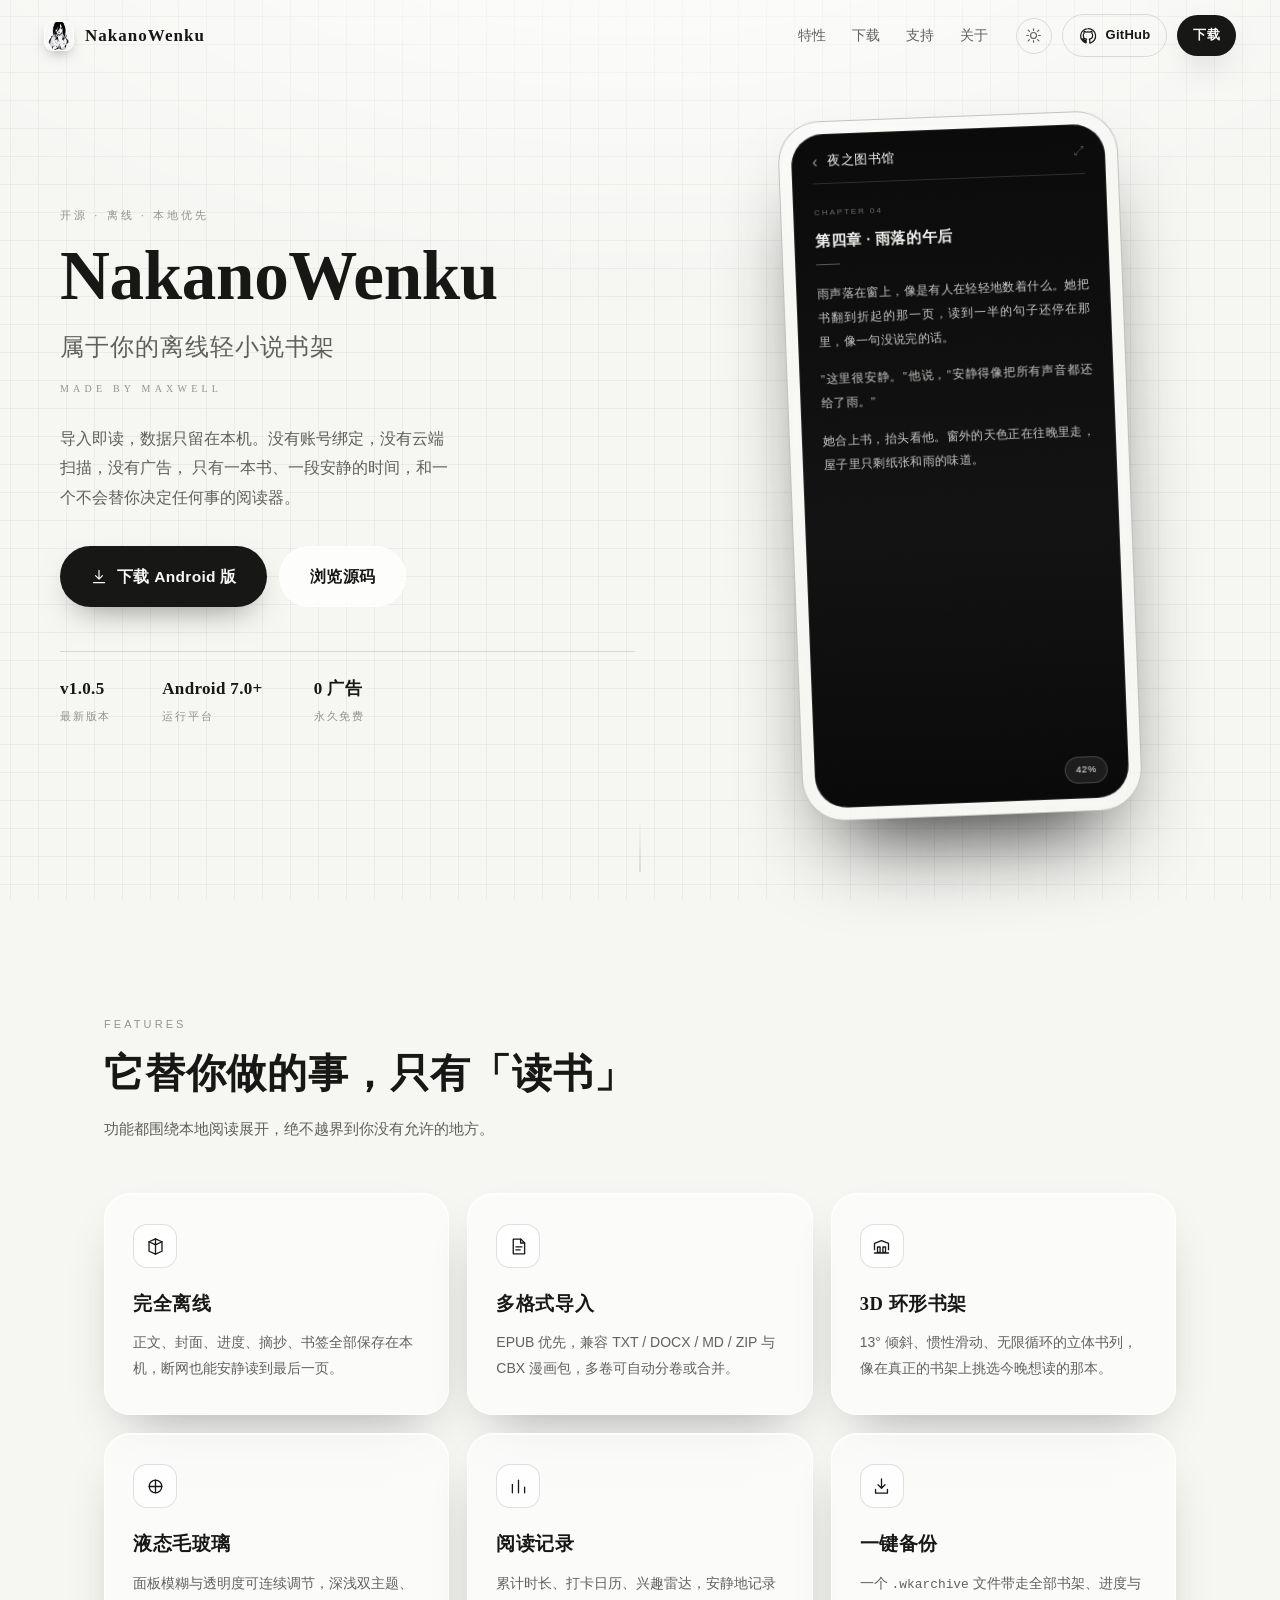
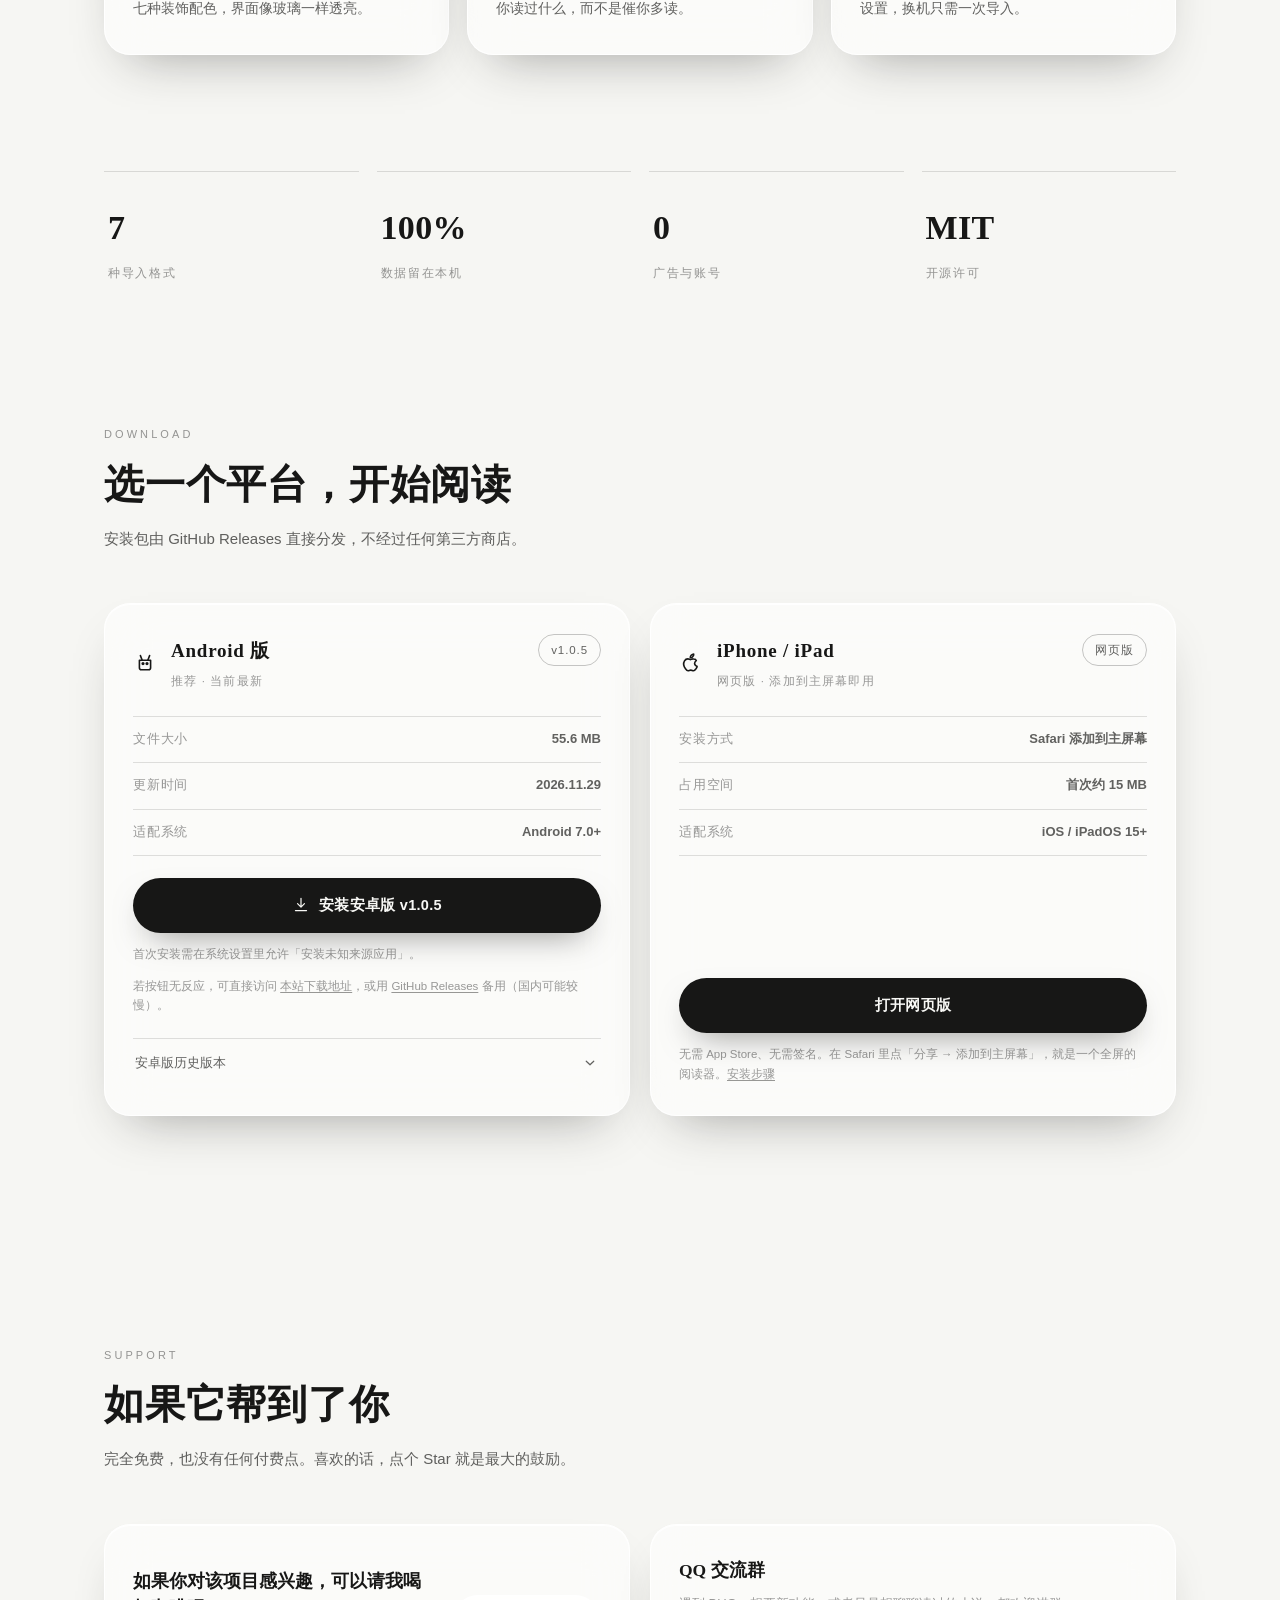
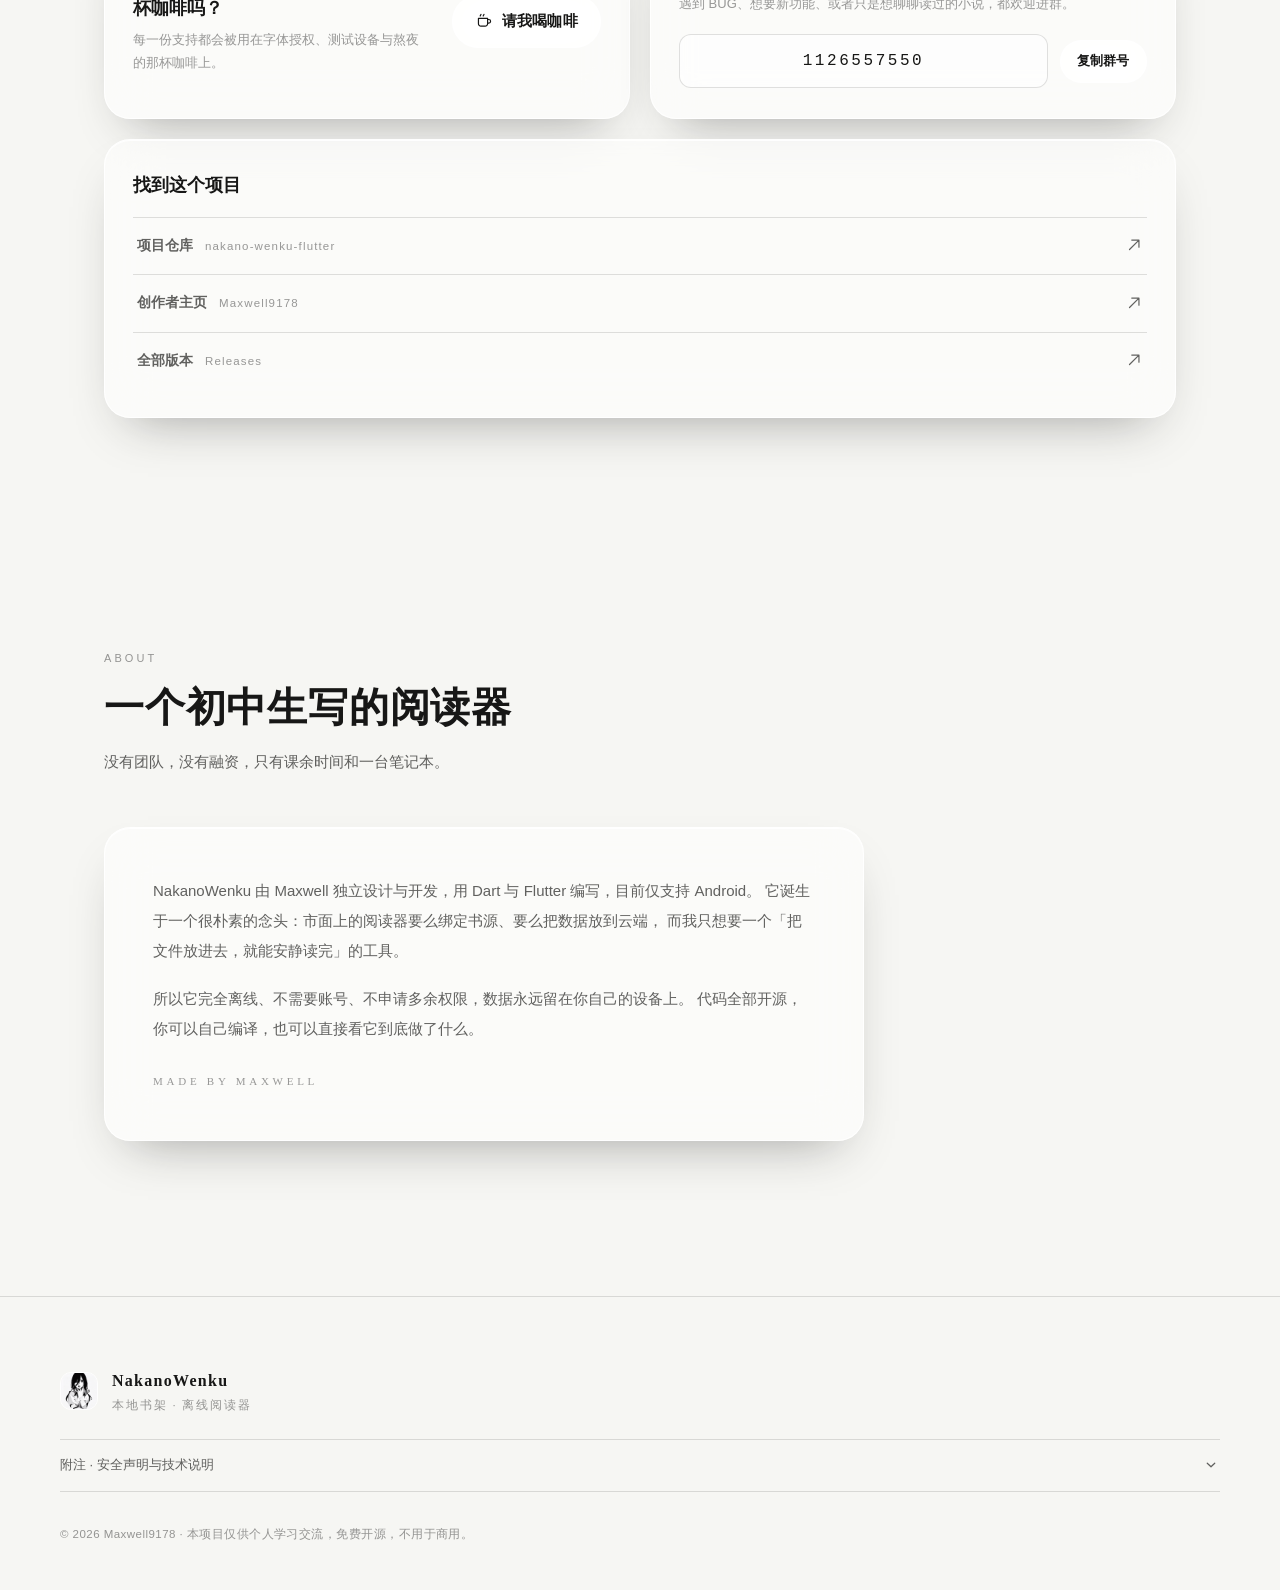
<file: docs/index.html>
<!DOCTYPE html>
<html lang="zh-CN" data-theme="dark">
<head>
<meta charset="utf-8" />
<meta name="viewport" content="width=device-width, initial-scale=1, viewport-fit=cover" />
<title>NakanoWenku · 属于你的离线轻小说书架</title>
<meta name="description" content="NakanoWenku 是一款开源、离线、本地优先的轻小说阅读器。EPUB / TXT / DOCX / ZIP 一键导入，3D 环形书架与液态毛玻璃界面，数据只留在你自己的手机上。" />
<meta name="theme-color" content="#000000" />
<link rel="icon" href="assets/icon-192.png" />
<link rel="apple-touch-icon" href="assets/apple-touch-icon.png" />
<link rel="manifest" href="manifest.webmanifest" />
<meta name="mobile-web-app-capable" content="yes" />
<meta name="apple-mobile-web-app-capable" content="yes" />
<meta name="apple-mobile-web-app-status-bar-style" content="black-translucent" />
<meta name="apple-mobile-web-app-title" content="NakanoWenku" />
<meta name="apple-touch-fullscreen" content="yes" />
<link rel="apple-touch-startup-image" href="assets/splash-1170x2532.png" media="(device-width: 390px) and (device-height: 844px) and (-webkit-device-pixel-ratio: 3)" />
<link rel="apple-touch-startup-image" href="assets/splash-2048x2732.png" media="(device-width: 1024px) and (device-height: 1366px) and (-webkit-device-pixel-ratio: 2)" />
<meta property="og:type" content="website" />
<meta property="og:title" content="NakanoWenku · 属于你的离线轻小说书架" />
<meta property="og:description" content="开源 · 离线 · 本地优先的轻小说阅读器。没有账号，没有云端，没有广告。" />
<meta property="og:image" content="assets/icon-512.png" />
<link rel="stylesheet" href="assets/style.css" />
</head>
<body>

<div class="grid-bg" aria-hidden="true"></div>
<div class="wash" aria-hidden="true"></div>

<!-- 顶部导航 -->
<header class="nav" id="nav">
  <a class="nav-brand" href="#top">
    <img src="assets/icon-192.png" alt="" class="nav-logo" />
    <span class="nav-name">NakanoWenku</span>
  </a>
  <nav class="nav-links">
    <a href="#features">特性</a>
    <a href="#download">下载</a>
    <a href="#support">支持</a>
    <a href="#about">关于</a>
  </nav>
  <div class="nav-actions">
    <button class="theme-toggle" id="themeToggle" type="button" aria-label="切换深浅色">
      <svg viewBox="0 0 24 24" class="icon-moon" aria-hidden="true"><path d="M21 12.8A9 9 0 1 1 11.2 3a7 7 0 0 0 9.8 9.8Z"/></svg>
      <svg viewBox="0 0 24 24" class="icon-sun" aria-hidden="true"><circle cx="12" cy="12" r="4.2"/><path d="M12 2.4v2.6M12 19v2.6M4.4 4.4l1.9 1.9M17.7 17.7l1.9 1.9M2.4 12h2.6M19 12h2.6M4.4 19.6l1.9-1.9M17.7 6.3l1.9-1.9"/></svg>
    </button>
    <a class="btn btn-ghost btn-sm" href="https://gitee.com/maxwell9178/nakano-wenku-flutter" target="_blank" rel="noopener" title="Gitee 镜像，国内访问更快">
      <svg viewBox="0 0 24 24" class="icon" aria-hidden="true"><path d="M12 2.2a9.8 9.8 0 0 0-3.1 19.1c.5.1.7-.2.7-.5v-1.9c-2.7.6-3.3-1.2-3.3-1.2-.4-1.1-1.1-1.4-1.1-1.4-.9-.6.1-.6.1-.6 1 .1 1.5 1 1.5 1 .9 1.5 2.3 1.1 2.8.8.1-.6.3-1.1.6-1.3-2.2-.2-4.5-1.1-4.5-4.9 0-1.1.4-2 1-2.7-.1-.3-.4-1.3.1-2.7 0 0 .8-.3 2.7 1a9.3 9.3 0 0 1 4.9 0c1.9-1.3 2.7-1 2.7-1 .5 1.4.2 2.4.1 2.7.6.7 1 1.6 1 2.7 0 3.8-2.3 4.6-4.5 4.9.3.3.7 1 .7 1.9v2.8c0 .3.2.6.7.5A9.8 9.8 0 0 0 12 2.2Z"/></svg>
      <span>GitHub</span>
    </a>
    <a class="btn btn-primary btn-sm" href="#download">下载</a>
  </div>
</header>

<main id="top">

  <!-- Hero -->
  <section class="hero">
    <div class="hero-inner">
      <div class="hero-copy">
        <p class="eyebrow reveal">开源 · 离线 · 本地优先</p>
        <h1 class="hero-title reveal">NakanoWenku</h1>
        <p class="hero-sub reveal">属于你的离线轻小说书架</p>
        <p class="hero-sign reveal">MADE BY MAXWELL</p>
        <p class="hero-desc reveal">
          导入即读，数据只留在本机。没有账号绑定，没有云端扫描，没有广告，
          只有一本书、一段安静的时间，和一个不会替你决定任何事的阅读器。
        </p>
        <div class="hero-actions reveal">
          <a class="btn btn-primary btn-lg" href="#download">
            <svg viewBox="0 0 24 24" class="icon" aria-hidden="true"><path d="M12 3v11.4M7.4 10.2 12 14.8l4.6-4.6M4.6 19.4h14.8"/></svg>
            下载 Android 版
          </a>
          <a class="btn btn-glass btn-lg" href="https://github.com/Maxwell9178/nakano-wenku-flutter" target="_blank" rel="noopener">
            浏览源码
          </a>
        </div>
        <ul class="hero-meta reveal">
          <li><b>v1.0.5</b><span>最新版本</span></li>
          <li><b>Android 7.0+</b><span>运行平台</span></li>
          <li><b>0 广告</b><span>永久免费</span></li>
        </ul>
      </div>

      <div class="hero-visual reveal">
        <div class="phone">
          <div class="phone-screen">
            <div class="mock-top">
              <span class="mock-back">‹</span>
              <span class="mock-title">夜之图书馆</span>
              <span class="mock-icon">⤢</span>
            </div>
            <div class="mock-body">
              <p class="mock-chapter">CHAPTER 04</p>
              <h3 class="mock-heading">第四章 · 雨落的午后</h3>
              <div class="mock-rule"></div>
              <p class="mock-text">雨声落在窗上，像是有人在轻轻地数着什么。她把书翻到折起的那一页，读到一半的句子还停在那里，像一句没说完的话。</p>
              <p class="mock-text">"这里很安静。"他说，"安静得像把所有声音都还给了雨。"</p>
              <p class="mock-text">她合上书，抬头看他。窗外的天色正在往晚里走，屋子里只剩纸张和雨的味道。</p>
            </div>
            <div class="mock-foot">
              <span class="mock-pill">42%</span>
            </div>
          </div>
          <div class="phone-glow" aria-hidden="true"></div>
        </div>
      </div>
    </div>

    <div class="scroll-hint" aria-hidden="true"><span></span></div>
  </section>

  <!-- 特性 -->
  <section class="section" id="features">
    <div class="section-head">
      <p class="eyebrow">FEATURES</p>
      <h2 class="section-title">它替你做的事，只有「读书」</h2>
      <p class="section-desc">功能都围绕本地阅读展开，绝不越界到你没有允许的地方。</p>
    </div>

    <div class="feature-grid">
      <article class="glass card reveal">
        <div class="card-icon"><svg viewBox="0 0 24 24"><path d="M12 3.2 4.6 6.6v10.8L12 20.8l7.4-3.4V6.6L12 3.2Z"/><path d="M12 3.2v17.6M4.6 6.6 12 10.2l7.4-3.6"/></svg></div>
        <h3>完全离线</h3>
        <p>正文、封面、进度、摘抄、书签全部保存在本机，断网也能安静读到最后一页。</p>
      </article>

      <article class="glass card reveal">
        <div class="card-icon"><svg viewBox="0 0 24 24"><path d="M6 3.6h8.8L19 8v12.4H6z"/><path d="M14.4 3.6V8H19M9 12.4h7M9 15.8h5"/></svg></div>
        <h3>多格式导入</h3>
        <p>EPUB 优先，兼容 TXT / DOCX / MD / ZIP 与 CBX 漫画包，多卷可自动分卷或合并。</p>
      </article>

      <article class="glass card reveal">
        <div class="card-icon"><svg viewBox="0 0 24 24"><path d="M4 15.6V8.4l8-3.2 8 3.2v7.2"/><path d="M7.4 12.6h3v6.2h-3zM13.6 12.6h3v6.2h-3zM4 19.4h16"/></svg></div>
        <h3>3D 环形书架</h3>
        <p>13° 倾斜、惯性滑动、无限循环的立体书列，像在真正的书架上挑选今晚想读的那本。</p>
      </article>

      <article class="glass card reveal">
        <div class="card-icon"><svg viewBox="0 0 24 24"><circle cx="12" cy="12" r="7.2"/><path d="M12 4.8v14.4M4.8 12h14.4"/></svg></div>
        <h3>液态毛玻璃</h3>
        <p>面板模糊与透明度可连续调节，深浅双主题、七种装饰配色，界面像玻璃一样透亮。</p>
      </article>

      <article class="glass card reveal">
        <div class="card-icon"><svg viewBox="0 0 24 24"><path d="M5 19.2V9.6M12 19.2V4.8M19 19.2v-6.4"/></svg></div>
        <h3>阅读记录</h3>
        <p>累计时长、打卡日历、兴趣雷达，安静地记录你读过什么，而不是催你多读。</p>
      </article>

      <article class="glass card reveal">
        <div class="card-icon"><svg viewBox="0 0 24 24"><path d="M12 3.4v10.2M8 10l4 4 4-4"/><path d="M5.2 15.4v4.2h13.6v-4.2"/></svg></div>
        <h3>一键备份</h3>
        <p>一个 <code>.wkarchive</code> 文件带走全部书架、进度与设置，换机只需一次导入。</p>
      </article>
    </div>
  </section>

  <!-- 数字 -->
  <section class="section stats">
    <div class="stat reveal"><b>7</b><span>种导入格式</span></div>
    <div class="stat reveal"><b>100%</b><span>数据留在本机</span></div>
    <div class="stat reveal"><b>0</b><span>广告与账号</span></div>
    <div class="stat reveal"><b>MIT</b><span>开源许可</span></div>
  </section>

  <!-- 下载 -->
  <section class="section" id="download">
    <div class="section-head">
      <p class="eyebrow">DOWNLOAD</p>
      <h2 class="section-title">选一个平台，开始阅读</h2>
      <p class="section-desc">安装包由 GitHub Releases 直接分发，不经过任何第三方商店。</p>
    </div>

    <div class="download-grid">
      <!-- Android -->
      <article class="glass panel download-card">
        <div class="dc-head">
          <div class="dc-platform">
            <svg viewBox="0 0 24 24" class="icon icon-lg" aria-hidden="true"><path d="M6.4 9.2h11.2v7.6a2 2 0 0 1-2 2H8.4a2 2 0 0 1-2-2z"/><path d="M9.2 9.2 7.4 4.6M14.8 9.2l1.8-4.6"/><circle cx="10" cy="12.6" r=".8"/><circle cx="14" cy="12.6" r=".8"/></svg>
            <div>
              <h3>Android 版</h3>
              <p class="dc-tag">推荐 · 当前最新</p>
            </div>
          </div>
          <span class="dc-ver" id="androidVersion">v1.0.5</span>
        </div>

        <ul class="dc-meta">
          <li><span>文件大小</span><b>55.6 MB</b></li>
          <li><span>更新时间</span><b>2026.11.29</b></li>
          <li><span>适配系统</span><b>Android 7.0+</b></li>
        </ul>

        <a class="btn btn-primary btn-block" id="androidDownload" href="assets/download/app-release.apk" download="NakanoWenku-1.0.5.apk">
          <svg viewBox="0 0 24 24" class="icon" aria-hidden="true"><path d="M12 3v11.4M7.4 10.2 12 14.8l4.6-4.6M4.6 19.4h14.8"/></svg>
          <span id="androidDownloadLabel">安装安卓版 v1.0.5</span>
        </a>
        <p class="dc-hint">首次安装需在系统设置里允许「安装未知来源应用」。</p>
        <p class="dc-hint">若按钮无反应，可直接访问 <a class="dc-alt" href="assets/download/app-release.apk" download="NakanoWenku-1.0.5.apk">本站下载地址</a>，或用 <a class="dc-alt" href="https://github.com/Maxwell9178/nakano-wenku-flutter/releases" target="_blank" rel="noopener">GitHub Releases</a> 备用（国内可能较慢）。</p>

        <button class="history-toggle" id="historyToggle" type="button" aria-expanded="false">
          <span>安卓版历史版本</span>
          <svg viewBox="0 0 24 24" class="icon caret" aria-hidden="true"><path d="M7 9.6 12 14.4l5-4.8"/></svg>
        </button>
        <ul class="history" id="history" hidden>
          <li><span class="hv">1.0.4</span><span class="hs">55.5 MB · 2026.11.28</span><a href="https://github.com/Maxwell9178/nakano-wenku-flutter/releases/download/1.0.4/app-release.apk">下载</a></li>
            <li><span class="hv">1.0.3</span><span class="hs">55.4 MB · 2026.11.22</span><a href="https://github.com/Maxwell9178/nakano-wenku-flutter/releases/download/1.0.3/app-release.apk">下载</a></li>
              <li><span class="hv">1.0.2</span><span class="hs">55.0 MB · 2026.11.22</span><a href="https://github.com/Maxwell9178/nakano-wenku-flutter/releases/download/1.0.2/app-release.apk">下载</a></li>
          <li><span class="hv">1.0.1</span><span class="hs">55.1 MB · 2026.11.21</span><a href="https://github.com/Maxwell9178/nakano-wenku-flutter/releases/download/1.0.1/app-release.apk">下载</a></li>
          <li><span class="hv">1.0.0</span><span class="hs">52.7 MB · 2026.11.21</span><a href="https://github.com/Maxwell9178/nakano-wenku-flutter/releases/download/1.0.0/app-release.apk">下载</a></li>
          <li class="history-all"><a href="https://github.com/Maxwell9178/nakano-wenku-flutter/releases" target="_blank" rel="noopener">在 GitHub 查看全部版本 →</a></li>
        </ul>
      </article>

      <!-- iOS -->
      <article class="glass panel download-card">
        <div class="dc-head">
          <div class="dc-platform">
            <svg viewBox="0 0 24 24" class="icon icon-lg" aria-hidden="true"><path d="M15.6 12.6c0-2 1.6-3 1.7-3.1-.9-1.4-2.4-1.6-2.9-1.6-1.2-.1-2.4.7-3 .7-.6 0-1.6-.7-2.6-.7-1.3 0-2.6.8-3.3 2-1.4 2.4-.4 6 1 7.9.7 1 1.5 2.1 2.6 2 1-.1 1.4-.7 2.7-.7s1.6.7 2.7.7c1.1 0 1.8-1 2.5-2 .8-1.2 1.1-2.3 1.1-2.4-.1 0-2.4-.9-2.5-2.8Z"/><path d="M13.8 5.6c.6-.7 1-1.7.9-2.6-.9 0-1.9.6-2.5 1.3-.5.6-1 1.6-.9 2.5 1 .1 2-.5 2.5-1.2Z"/></svg>
            <div>
              <h3>iPhone / iPad</h3>
              <p class="dc-tag">网页版 · 添加到主屏幕即用</p>
            </div>
          </div>
          <span class="dc-ver">网页版</span>
        </div>

        <ul class="dc-meta">
          <li><span>安装方式</span><b>Safari 添加到主屏幕</b></li>
          <li><span>占用空间</span><b>首次约 15 MB</b></li>
          <li><span>适配系统</span><b>iOS / iPadOS 15+</b></li>
        </ul>

        <a class="btn btn-primary btn-block" id="iosBtn" href="app/" target="_blank" rel="noopener">打开网页版</a>
        <p class="dc-hint">无需 App Store、无需签名。在 Safari 里点「分享 → 添加到主屏幕」，就是一个全屏的阅读器。<a href="#" id="iosHowBtn" class="dc-alt">安装步骤</a></p>
      </article>
    </div>
  </section>

  <!-- 支持 -->
  <section class="section" id="support">
    <div class="section-head">
      <p class="eyebrow">SUPPORT</p>
      <h2 class="section-title">如果它帮到了你</h2>
      <p class="section-desc">完全免费，也没有任何付费点。喜欢的话，点个 Star 就是最大的鼓励。</p>
    </div>

    <div class="support-grid">
      <article class="glass panel donate">
        <div class="donate-text">
          <h3>如果你对该项目感兴趣，可以请我喝杯咖啡吗？</h3>
          <p>每一份支持都会被用在字体授权、测试设备与熬夜的那杯咖啡上。</p>
        </div>
        <button class="btn btn-glass donate-btn" id="donateBtn" type="button">
          <svg viewBox="0 0 24 24" class="icon" aria-hidden="true"><path d="M4.6 8.4h12.2v7.2a3.2 3.2 0 0 1-3.2 3.2H7.8a3.2 3.2 0 0 1-3.2-3.2z"/><path d="M16.8 10h1.6a2.4 2.4 0 0 1 0 4.8h-1.6M7 5.2c0-.9 1-1.2 1-2.1M11 5.2c0-.9 1-1.2 1-2.1"/></svg>
          请我喝咖啡
        </button>
      </article>

      <article class="glass panel qq">
        <div class="qq-text">
          <h3>QQ 交流群</h3>
          <p>遇到 BUG、想要新功能、或者只是想聊聊读过的小说，都欢迎进群。</p>
        </div>
        <div class="qq-row">
          <code id="qqNumber">1126557550</code>
          <button class="btn btn-glass btn-sm" id="copyQQ" type="button">复制群号</button>
        </div>
      </article>

      <article class="glass panel links-panel">
        <h3>找到这个项目</h3>
        <a class="link-row" href="https://gitee.com/maxwell9178/nakano-wenku-flutter" target="_blank" rel="noopener">
          <span><b>项目仓库</b><em>nakano-wenku-flutter</em></span>
          <svg viewBox="0 0 24 24" class="icon" aria-hidden="true"><path d="M9 5.4h9.6V15M18.6 5.4 6 18"/></svg>
        </a>
        <a class="link-row" href="https://gitee.com/maxwell9178" target="_blank" rel="noopener">
          <span><b>创作者主页</b><em>Maxwell9178</em></span>
          <svg viewBox="0 0 24 24" class="icon" aria-hidden="true"><path d="M9 5.4h9.6V15M18.6 5.4 6 18"/></svg>
        </a>
        <a class="link-row" href="https://github.com/Maxwell9178/nakano-wenku-flutter/releases" target="_blank" rel="noopener" title="国内访问可能较慢">
          <span><b>全部版本</b><em>Releases</em></span>
          <svg viewBox="0 0 24 24" class="icon" aria-hidden="true"><path d="M9 5.4h9.6V15M18.6 5.4 6 18"/></svg>
        </a>
      </article>
    </div>
  </section>

  <!-- 关于 -->
  <section class="section" id="about">
    <div class="section-head">
      <p class="eyebrow">ABOUT</p>
      <h2 class="section-title">一个初中生写的阅读器</h2>
      <p class="section-desc">没有团队，没有融资，只有课余时间和一台笔记本。</p>
    </div>

    <div class="glass panel about-panel reveal">
      <p>
        NakanoWenku 由 Maxwell 独立设计与开发，用 Dart 与 Flutter 编写，目前仅支持 Android。
        它诞生于一个很朴素的念头：市面上的阅读器要么绑定书源、要么把数据放到云端，
        而我只想要一个「把文件放进去，就能安静读完」的工具。
      </p>
      <p>
        所以它完全离线、不需要账号、不申请多余权限，数据永远留在你自己的设备上。
        代码全部开源，你可以自己编译，也可以直接看它到底做了什么。
      </p>
      <p class="about-sign">MADE BY MAXWELL</p>
    </div>
  </section>

</main>

<!-- 页脚 -->
<footer class="footer">
  <div class="footer-inner">
    <div class="footer-brand">
      <img src="assets/icon-192.png" alt="" />
      <div>
        <b>NakanoWenku</b>
        <span>本地书架 · 离线阅读器</span>
      </div>
    </div>

    <button class="notes-toggle" id="notesToggle" type="button" aria-expanded="false">
      <span>附注 · 安全声明与技术说明</span>
      <svg viewBox="0 0 24 24" class="icon caret" aria-hidden="true"><path d="M7 9.6 12 14.4l5-4.8"/></svg>
    </button>

    <div class="notes" id="notes" hidden>
      <details class="note-item" data-src="assets/texts/safety.txt">
        <summary>安全声明与用户风险告知书</summary>
        <div class="note-body"><p class="loading">正在读取……</p></div>
      </details>
      <details class="note-item" data-src="assets/texts/tech.txt">
        <summary>技术说明</summary>
        <div class="note-body"><p class="loading">正在读取……</p></div>
      </details>
      <details class="note-item" data-src="assets/texts/author.txt">
        <summary>作者的话</summary>
        <div class="note-body"><p class="loading">正在读取……</p></div>
      </details>
      <details class="note-item" data-src="assets/texts/quotes.txt">
        <summary>名言名句收录</summary>
        <div class="note-body"><p class="loading">正在读取……</p></div>
      </details>
    </div>

    <p class="footer-copy">© 2026 Maxwell9178 · 本项目仅供个人学习交流，免费开源，不用于商用。</p>
  </div>
</footer>

<!-- 模态：iOS -->
<div class="modal" id="iosModal" hidden>
  <div class="modal-mask" data-close></div>
  <div class="modal-card glass" role="dialog" aria-modal="true" aria-labelledby="iosTitle">
    <p class="eyebrow">WEB APP</p>
    <h3 id="iosTitle">在 iPhone / iPad 上使用</h3>
    <p class="modal-desc">网页版是同一个阅读器，书只存在你的浏览器里。用 Safari 打开后添加到主屏幕，就和 App 一样全屏使用。</p>
    <ol class="ios-steps">
            <li>先在 iPhone / iPad 上用 <b>Safari</b> 打开 <b>maxwell9178.github.io/app</b></li>
            <li>点底部中间的「分享」按钮</li>
            <li>向下滑动，选择「添加到主屏幕」</li>
            <li>点右上角「添加」，回桌面点开图标即可全屏阅读</li>
          </ol>
    <p class="modal-note">微信 / QQ 内置浏览器不支持，请点右上角「在浏览器打开」，再用 Safari 操作。</p>
    <button class="btn btn-primary btn-block" data-close type="button">知道了</button>
  </div>
</div>

<!-- 模态：打赏码 -->
<div class="modal" id="donateModal" hidden>
  <div class="modal-mask" data-close></div>
  <div class="modal-card glass donate-card" role="dialog" aria-modal="true" aria-labelledby="donateTitle">
    <p class="eyebrow">THANK YOU</p>
    <h3 id="donateTitle">请喝一杯咖啡</h3>
    <p class="modal-desc">扫码即可，金额随意。你的名字会被记在这个项目的感谢名单里。</p>
    <img class="donate-qr" src="assets/donate.jpg" alt="微信收款码" />
    <div class="modal-actions">
      <a class="btn btn-glass" href="assets/donate.jpg" download="nakano-wenku-donate.jpg">保存收款码</a>
      <button class="btn btn-primary" data-close type="button">关闭</button>
    </div>
  </div>
</div>

<div class="toast" id="toast" role="status" aria-live="polite"></div>

<script src="assets/main.js"></script>
</body>
</html>
</file>
<file: docs/assets/style.css>
/* ============================================================
   NakanoWenku · 官方网站
   黑白 + 毛玻璃。与 App 共用同一套视觉语言：
   网格底纹 / 细线分隔 / 衬线大标题 / 液态玻璃面板 / 缓慢回弹
   ============================================================ */

:root {
  --ease: cubic-bezier(0.22, 0.61, 0.36, 1);
  --ease-out: cubic-bezier(0.16, 1, 0.3, 1);
  --radius-lg: 26px;
  --radius-md: 18px;
  --radius-sm: 12px;
  --maxw: 1160px;
  --nav-h: 72px;
  --serif: "Noto Serif SC", "Source Han Serif SC", "Songti SC", STSong, "Times New Roman", serif;
  --sans: -apple-system, BlinkMacSystemFont, "Segoe UI", "PingFang SC",
    "Hiragino Sans GB", "Microsoft YaHei", "Helvetica Neue", Arial, sans-serif;
}

html[data-theme="dark"] {
  color-scheme: dark;
  --bg: #000000;
  --bg-soft: #0a0a0a;
  --fg: #f2f2ee;
  --fg-2: rgba(242, 242, 238, 0.66);
  --fg-3: rgba(242, 242, 238, 0.40);
  --line: rgba(255, 255, 255, 0.14);
  --line-strong: rgba(255, 255, 255, 0.26);
  --grid: rgba(255, 255, 255, 0.045);
  --glass-fill: rgba(255, 255, 255, 0.055);
  --glass-fill-hi: rgba(255, 255, 255, 0.085);
  --glass-edge: rgba(255, 255, 255, 0.20);
  --glass-edge-hi: rgba(255, 255, 255, 0.34);
  --shadow: 0 28px 60px -28px rgba(0, 0, 0, 0.9);
  --accent: #f2f2ee;
  --accent-fg: #0a0a0a;
  --wash: radial-gradient(120% 90% at 50% -20%, rgba(255, 255, 255, 0.10), transparent 60%);
}

html[data-theme="light"] {
  color-scheme: light;
  --bg: #f6f6f3;
  --bg-soft: #ffffff;
  --fg: #171716;
  --fg-2: rgba(23, 23, 22, 0.68);
  --fg-3: rgba(23, 23, 22, 0.44);
  --line: rgba(0, 0, 0, 0.12);
  --line-strong: rgba(0, 0, 0, 0.22);
  --grid: rgba(0, 0, 0, 0.045);
  --glass-fill: rgba(255, 255, 255, 0.55);
  --glass-fill-hi: rgba(255, 255, 255, 0.78);
  --glass-edge: rgba(255, 255, 255, 0.85);
  --glass-edge-hi: rgba(0, 0, 0, 0.14);
  --shadow: 0 24px 50px -26px rgba(30, 30, 28, 0.42);
  --accent: #171716;
  --accent-fg: #f8f8f5;
  --wash: radial-gradient(120% 90% at 50% -20%, rgba(255, 255, 255, 0.9), transparent 60%);
}

* { box-sizing: border-box; }

html { scroll-behavior: smooth; }

body {
  margin: 0;
  background: var(--bg);
  color: var(--fg);
  font-family: var(--sans);
  font-size: 16px;
  line-height: 1.75;
  -webkit-font-smoothing: antialiased;
  text-rendering: optimizeLegibility;
  overflow-x: hidden;
  transition: background-color 0.45s var(--ease), color 0.45s var(--ease);
}

img { max-width: 100%; display: block; }
a { color: inherit; text-decoration: none; }
button { font: inherit; color: inherit; background: none; border: 0; cursor: pointer; }
code { font-family: ui-monospace, SFMono-Regular, Menlo, monospace; font-size: 0.92em; }

/* ---------- 底纹 ---------- */
.grid-bg {
  position: fixed;
  inset: 0;
  z-index: 0;
  pointer-events: none;
  background-image:
    linear-gradient(to right, var(--grid) 1px, transparent 1px),
    linear-gradient(to bottom, var(--grid) 1px, transparent 1px);
  background-size: 28px 28px;
  background-position: center center;
  transition: background-image 0.45s var(--ease);
}
.wash {
  position: fixed;
  inset: 0;
  z-index: 0;
  pointer-events: none;
  background: var(--wash);
}

/* ---------- 玻璃 ---------- */
.glass {
  position: relative;
  border-radius: var(--radius-lg);
  background: var(--glass-fill);
  border: 1px solid var(--glass-edge);
  box-shadow: var(--shadow), inset 0 1px 0 var(--glass-edge);
  backdrop-filter: blur(26px) saturate(150%);
  -webkit-backdrop-filter: blur(26px) saturate(150%);
  transition: background-color 0.4s var(--ease), border-color 0.4s var(--ease),
    transform 0.5s var(--ease), box-shadow 0.5s var(--ease);
}

/* ---------- 通用 ---------- */
.eyebrow {
  margin: 0 0 14px;
  font-size: 11px;
  letter-spacing: 0.28em;
  text-transform: uppercase;
  color: var(--fg-3);
}

.icon {
  width: 18px;
  height: 18px;
  stroke: currentColor;
  stroke-width: 1.6;
  stroke-linecap: round;
  stroke-linejoin: round;
  fill: none;
  flex: none;
}
.icon-lg { width: 24px; height: 24px; }

/* ---------- 按钮 ---------- */
.btn {
  position: relative;
  display: inline-flex;
  align-items: center;
  justify-content: center;
  gap: 9px;
  padding: 13px 22px;
  border-radius: 999px;
  font-size: 14.5px;
  font-weight: 600;
  letter-spacing: 0.02em;
  white-space: nowrap;
  transition: transform 0.32s var(--ease), background-color 0.32s var(--ease),
    border-color 0.32s var(--ease), box-shadow 0.32s var(--ease), opacity 0.32s var(--ease);
}
.btn:active { transform: scale(0.965); }

.btn-primary {
  background: var(--accent);
  color: var(--accent-fg);
  box-shadow: 0 14px 34px -16px rgba(0, 0, 0, 0.55);
}
.btn-primary:hover { box-shadow: 0 18px 40px -14px rgba(0, 0, 0, 0.6); transform: translateY(-1px); }

.btn-glass {
  background: var(--glass-fill-hi);
  border: 1px solid var(--glass-edge);
  backdrop-filter: blur(20px) saturate(140%);
  -webkit-backdrop-filter: blur(20px) saturate(140%);
}
.btn-glass:hover { background: var(--glass-fill-hi); border-color: var(--line-strong); }

.btn-ghost {
  border: 1px solid var(--line);
  color: var(--fg);
}
.btn-ghost:hover { border-color: var(--line-strong); }

.btn-disabled {
  background: var(--glass-fill);
  border: 1px dashed var(--line-strong);
  color: var(--fg-3);
  cursor: not-allowed;
}
.btn-disabled:active { transform: none; }

.btn-sm { padding: 9px 16px; font-size: 13px; }
.btn-lg { padding: 16px 30px; font-size: 15.5px; }
.btn-block { display: flex; width: 100%; padding: 15px 20px; }

/* ---------- 导航 ---------- */
.nav {
  position: fixed;
  top: 0;
  left: 0;
  right: 0;
  z-index: 60;
  height: var(--nav-h);
  display: flex;
  align-items: center;
  gap: 28px;
  padding: 0 clamp(18px, 4vw, 44px);
  background: transparent;
  border-bottom: 1px solid transparent;
  transition: background-color 0.45s var(--ease), border-color 0.45s var(--ease),
    backdrop-filter 0.45s var(--ease);
}
.nav.is-stuck {
  background: color-mix(in srgb, var(--bg) 68%, transparent);
  border-bottom-color: var(--line);
  backdrop-filter: blur(22px) saturate(160%);
  -webkit-backdrop-filter: blur(22px) saturate(160%);
}

.nav-brand { display: flex; align-items: center; gap: 11px; }
.nav-logo {
  width: 30px; height: 30px;
  border-radius: 9px;
  border: 1px solid var(--glass-edge);
  box-shadow: 0 6px 16px -8px rgba(0, 0, 0, 0.7);
}
.nav-name {
  font-family: var(--serif);
  font-size: 17px;
  letter-spacing: 0.06em;
  font-weight: 600;
}

.nav-links {
  display: flex;
  gap: 26px;
  margin-left: auto;
  font-size: 13.5px;
  color: var(--fg-2);
}
.nav-links a { position: relative; padding: 6px 0; transition: color 0.3s var(--ease); }
.nav-links a::after {
  content: "";
  position: absolute;
  left: 0; right: 100%;
  bottom: 0;
  height: 1px;
  background: currentColor;
  opacity: 0.6;
  transition: right 0.42s var(--ease-out);
}
.nav-links a:hover { color: var(--fg); }
.nav-links a:hover::after { right: 0; }

.nav-actions { display: flex; align-items: center; gap: 10px; }

.theme-toggle {
  width: 36px; height: 36px;
  display: grid;
  place-items: center;
  border-radius: 50%;
  border: 1px solid var(--line);
  color: var(--fg-2);
  transition: color 0.3s var(--ease), border-color 0.3s var(--ease), transform 0.32s var(--ease);
}
.theme-toggle:hover { color: var(--fg); border-color: var(--line-strong); }
.theme-toggle:active { transform: scale(0.92); }
.theme-toggle svg {
  width: 17px; height: 17px;
  stroke: currentColor; fill: none;
  stroke-width: 1.6; stroke-linecap: round; stroke-linejoin: round;
}
.theme-toggle .icon-sun { display: none; }
html[data-theme="light"] .theme-toggle .icon-moon { display: none; }
html[data-theme="light"] .theme-toggle .icon-sun { display: block; }

/* ---------- Hero ---------- */
.hero {
  position: relative;
  z-index: 1;
  min-height: 100svh;
  display: flex;
  align-items: center;
  padding: calc(var(--nav-h) + 40px) clamp(18px, 4vw, 44px) 80px;
}
.hero-inner {
  width: 100%;
  max-width: var(--maxw);
  margin: 0 auto;
  display: grid;
  grid-template-columns: minmax(0, 1.05fr) minmax(0, 0.95fr);
  gap: clamp(28px, 5vw, 72px);
  align-items: center;
}

.hero-title {
  margin: 0;
  font-family: var(--serif);
  font-size: clamp(38px, 5.4vw, 72px);
  line-height: 1.06;
  letter-spacing: -0.005em;
  font-weight: 600;
}
.hero-sub {
  margin: 14px 0 0;
  font-family: var(--serif);
  font-size: clamp(18px, 2.1vw, 24px);
  letter-spacing: 0.04em;
  color: var(--fg-2);
}
.hero-sign {
  margin: 12px 0 0;
  font-family: var(--serif);
  font-size: 10px;
  letter-spacing: 0.42em;
  color: var(--fg-3);
}
.hero-desc {
  margin: 26px 0 0;
  max-width: 46ch;
  color: var(--fg-2);
  font-size: 15.5px;
  line-height: 1.9;
}
.hero-actions { display: flex; flex-wrap: wrap; gap: 12px; margin-top: 34px; }

.hero-meta {
  display: flex;
  gap: clamp(20px, 4vw, 52px);
  margin: 44px 0 0;
  padding: 22px 0 0;
  list-style: none;
  border-top: 1px solid var(--line);
}
.hero-meta li { display: flex; flex-direction: column; gap: 3px; }
.hero-meta b {
  font-family: var(--serif);
  font-size: 17px;
  font-weight: 600;
  letter-spacing: 0.02em;
}
.hero-meta span { font-size: 11px; letter-spacing: 0.16em; color: var(--fg-3); text-transform: uppercase; }

/* 手机预览 */
.hero-visual { display: flex; justify-content: center; }
.phone {
  position: relative;
  width: min(340px, 82vw);
  aspect-ratio: 340 / 700;
  border-radius: 42px;
  padding: 12px;
  background: linear-gradient(160deg, rgba(255, 255, 255, 0.16), rgba(255, 255, 255, 0.02));
  border: 1px solid var(--line-strong);
  box-shadow: 0 50px 90px -40px rgba(0, 0, 0, 0.9), inset 0 1px 0 rgba(255, 255, 255, 0.28);
  backdrop-filter: blur(14px);
  -webkit-backdrop-filter: blur(14px);
  transform: rotate(-2.2deg);
  animation: phoneFloat 9s ease-in-out infinite;
}
@keyframes phoneFloat {
  0%, 100% { transform: rotate(-2.2deg) translateY(0); }
  50% { transform: rotate(-1.4deg) translateY(-10px); }
}
.phone-glow {
  position: absolute;
  inset: -18% -14% -22%;
  z-index: -1;
  border-radius: 50%;
  background: radial-gradient(closest-side, rgba(255, 255, 255, 0.16), transparent 72%);
  filter: blur(30px);
}
.phone-screen {
  height: 100%;
  border-radius: 32px;
  overflow: hidden;
  background: linear-gradient(180deg, #0b0b0b, #131313 60%, #0a0a0a);
  border: 1px solid rgba(255, 255, 255, 0.1);
  display: flex;
  flex-direction: column;
  color: #f2f2ee;
  padding: 16px 20px 14px;
}
.mock-top {
  display: flex;
  align-items: center;
  gap: 10px;
  padding-bottom: 10px;
  border-bottom: 1px solid rgba(255, 255, 255, 0.14);
  font-size: 11px;
  color: rgba(242, 242, 238, 0.62);
}
.mock-back { font-size: 16px; line-height: 1; }
.mock-title { font-family: var(--serif); font-size: 12.5px; color: #f2f2ee; letter-spacing: 0.04em; }
.mock-icon { margin-left: auto; opacity: 0.6; }
.mock-body { flex: 1; padding-top: 22px; overflow: hidden; }
.mock-chapter {
  margin: 0;
  font-size: 8px;
  letter-spacing: 0.24em;
  color: rgba(242, 242, 238, 0.42);
}
.mock-heading {
  margin: 8px 0 10px;
  font-family: var(--serif);
  font-size: 15px;
  font-weight: 600;
  letter-spacing: 0.04em;
}
.mock-rule { width: 24px; height: 1px; background: rgba(242, 242, 238, 0.32); margin-bottom: 18px; }
.mock-text {
  margin: 0 0 14px;
  font-family: var(--serif);
  font-size: 11.6px;
  line-height: 2.05;
  letter-spacing: 0.03em;
  text-align: justify;
  color: rgba(242, 242, 238, 0.82);
}
.mock-foot { display: flex; justify-content: flex-end; padding-top: 8px; }
.mock-pill {
  padding: 4px 10px;
  border-radius: 999px;
  font-size: 9.5px;
  letter-spacing: 0.06em;
  background: rgba(255, 255, 255, 0.08);
  border: 1px solid rgba(255, 255, 255, 0.18);
  backdrop-filter: blur(10px);
}

.scroll-hint {
  position: absolute;
  left: 50%;
  bottom: 28px;
  transform: translateX(-50%);
  width: 1px;
  height: 54px;
  background: linear-gradient(to bottom, transparent, var(--line-strong));
  overflow: hidden;
}
.scroll-hint span {
  position: absolute;
  top: -30%;
  left: 0;
  width: 1px;
  height: 30%;
  background: var(--fg);
  animation: hintRun 2.6s var(--ease) infinite;
}
@keyframes hintRun {
  0% { top: -30%; opacity: 0; }
  40% { opacity: 1; }
  100% { top: 100%; opacity: 0; }
}

/* ---------- 区块 ---------- */
.section {
  position: relative;
  z-index: 1;
  max-width: var(--maxw);
  margin: 0 auto;
  padding: clamp(64px, 9vw, 128px) clamp(18px, 4vw, 44px);
}
.section-head { max-width: 620px; margin-bottom: clamp(34px, 4vw, 56px); }
.section-title {
  margin: 0;
  font-family: var(--serif);
  font-size: clamp(26px, 3.4vw, 40px);
  line-height: 1.28;
  font-weight: 600;
  letter-spacing: 0.02em;
}
.section-desc { margin: 16px 0 0; color: var(--fg-2); font-size: 15px; }

/* ---------- 特性 ---------- */
.feature-grid {
  display: grid;
  grid-template-columns: repeat(3, minmax(0, 1fr));
  gap: 18px;
}
.card { padding: 30px 28px 32px; }
.card:hover { transform: translateY(-4px); border-color: var(--glass-edge-hi); }
.card-icon {
  width: 44px; height: 44px;
  display: grid;
  place-items: center;
  border-radius: 14px;
  border: 1px solid var(--line);
  background: var(--glass-fill-hi);
  margin-bottom: 20px;
  color: var(--fg);
}
.card-icon svg {
  width: 21px; height: 21px;
  fill: none; stroke: currentColor;
  stroke-width: 1.5; stroke-linecap: round; stroke-linejoin: round;
}
.card h3 {
  margin: 0 0 10px;
  font-family: var(--serif);
  font-size: 18.5px;
  font-weight: 600;
  letter-spacing: 0.03em;
}
.card p { margin: 0; color: var(--fg-2); font-size: 14px; line-height: 1.85; }

/* ---------- 数字 ---------- */
.stats {
  display: grid;
  grid-template-columns: repeat(4, minmax(0, 1fr));
  gap: 18px;
  padding-top: 0;
  padding-bottom: 0;
}
.stat {
  padding: 26px 4px;
  border-top: 1px solid var(--line);
  display: flex;
  flex-direction: column;
  gap: 6px;
}
.stat b {
  font-family: var(--serif);
  font-size: clamp(26px, 3vw, 34px);
  font-weight: 600;
  letter-spacing: 0.01em;
}
.stat span { font-size: 12px; letter-spacing: 0.14em; color: var(--fg-3); text-transform: uppercase; }

/* ---------- 下载 ---------- */
.download-grid {
  display: grid;
  grid-template-columns: repeat(2, minmax(0, 1fr));
  gap: 20px;
  align-items: stretch;
}
.download-card { padding: 30px 28px 26px; display: flex; flex-direction: column; }
.download-card .btn-block { margin-top: auto; }
.download-card.is-disabled { opacity: 0.92; }

.dc-head { display: flex; align-items: flex-start; justify-content: space-between; gap: 14px; }
.dc-platform { display: flex; gap: 14px; align-items: center; }
.dc-platform .icon-lg { color: var(--fg); }
.dc-platform h3 {
  margin: 0;
  font-family: var(--serif);
  font-size: 19px;
  font-weight: 600;
  letter-spacing: 0.04em;
}
.dc-tag { margin: 4px 0 0; font-size: 11.5px; letter-spacing: 0.1em; color: var(--fg-3); }
.dc-ver {
  padding: 5px 12px;
  border-radius: 999px;
  font-size: 11.5px;
  letter-spacing: 0.08em;
  border: 1px solid var(--line-strong);
  color: var(--fg-2);
  white-space: nowrap;
}
.dc-ver-off { border-style: dashed; color: var(--fg-3); }

.dc-meta {
  list-style: none;
  margin: 24px 0 22px;
  padding: 0;
  display: grid;
  gap: 1px;
  border-top: 1px solid var(--line);
  border-bottom: 1px solid var(--line);
}
.dc-meta li {
  display: flex;
  justify-content: space-between;
  align-items: center;
  padding: 11px 0;
  font-size: 13px;
}
.dc-meta li + li { border-top: 1px solid var(--line); }
.dc-meta span { color: var(--fg-3); letter-spacing: 0.06em; }
.dc-meta b { font-weight: 600; color: var(--fg-2); }

.dc-hint { margin: 12px 0 0; font-size: 11.5px; line-height: 1.7; color: var(--fg-3); }

.history-toggle {
  margin-top: 22px;
  width: 100%;
  display: flex;
  align-items: center;
  justify-content: space-between;
  padding: 13px 2px 10px;
  border-top: 1px solid var(--line);
  font-size: 13px;
  color: var(--fg-2);
  transition: color 0.3s var(--ease);
}
.history-toggle:hover { color: var(--fg); }
.caret { transition: transform 0.4s var(--ease-out); }
.history-toggle[aria-expanded="true"] .caret { transform: rotate(180deg); }

.history { list-style: none; margin: 4px 0 0; padding: 0; }
.history[hidden] { display: none; }
.history li {
  display: grid;
  grid-template-columns: 62px 1fr auto;
  gap: 12px;
  align-items: center;
  padding: 13px 0;
  border-top: 1px solid var(--line);
  font-size: 13px;
  animation: rowIn 0.42s var(--ease-out) both;
}
.history li:nth-child(2) { animation-delay: 0.04s; }
.history li:nth-child(3) { animation-delay: 0.08s; }
.history li:nth-child(4) { animation-delay: 0.12s; }
@keyframes rowIn {
  from { opacity: 0; transform: translateY(6px); }
  to { opacity: 1; transform: none; }
}
.hv { font-family: var(--serif); font-size: 14px; letter-spacing: 0.04em; }
.hs { color: var(--fg-3); font-size: 12px; }
.history a {
  color: var(--fg-2);
  border-bottom: 1px solid var(--line);
  padding-bottom: 1px;
  transition: color 0.3s var(--ease), border-color 0.3s var(--ease);
}
.history a:hover { color: var(--fg); border-color: var(--fg); }
.history-all { grid-template-columns: 1fr !important; }
.history-all a { border: 0; font-size: 12.5px; }

/* ---------- 支持 ---------- */
.support-grid {
  display: grid;
  grid-template-columns: repeat(2, minmax(0, 1fr));
  gap: 20px;
  align-items: stretch;
}
.panel { padding: 30px 28px; }

.donate { display: flex; align-items: center; justify-content: space-between; gap: 22px; }
.donate-text h3 { margin: 0 0 8px; font-family: var(--serif); font-size: 17.5px; font-weight: 600; line-height: 1.5; }
.donate-text p { margin: 0; color: var(--fg-3); font-size: 13px; }
.donate-btn { flex: none; align-self: center; }
.donate-btn:hover { transform: translateY(-1px); }

.qq { display: flex; flex-direction: column; gap: 18px; }
.qq h3 { margin: 0 0 8px; font-family: var(--serif); font-size: 17.5px; font-weight: 600; }
.qq-text p { margin: 0; color: var(--fg-3); font-size: 13px; }
.qq-row { display: flex; align-items: center; gap: 12px; }
.qq-row code {
  flex: 1;
  padding: 12px 16px;
  border-radius: var(--radius-sm);
  border: 1px solid var(--line);
  background: var(--glass-fill);
  font-size: 16px;
  letter-spacing: 0.16em;
  text-align: center;
}

.links-panel { grid-column: 1 / -1; display: grid; gap: 2px; }
.links-panel h3 {
  margin: 0 0 14px;
  font-family: var(--serif);
  font-size: 17.5px;
  font-weight: 600;
}
.link-row {
  display: flex;
  align-items: center;
  justify-content: space-between;
  gap: 16px;
  padding: 15px 4px;
  border-top: 1px solid var(--line);
  color: var(--fg-2);
  transition: color 0.3s var(--ease), padding 0.4s var(--ease);
}
.link-row:hover { color: var(--fg); padding-left: 10px; }
.link-row span { display: flex; align-items: baseline; gap: 12px; }
.link-row b { font-weight: 600; font-size: 14px; }
.link-row em {
  font-style: normal;
  font-size: 11.5px;
  letter-spacing: 0.1em;
  color: var(--fg-3);
}

/* ---------- 关于 ---------- */
.about-panel { padding: clamp(30px, 4vw, 48px); max-width: 760px; }
.about-panel p { margin: 0 0 18px; color: var(--fg-2); font-size: 15px; line-height: 2; }
.about-sign {
  margin: 26px 0 0 !important;
  font-family: var(--serif);
  font-size: 11px !important;
  letter-spacing: 0.34em;
  color: var(--fg-3) !important;
}

/* ---------- 页脚 ---------- */
.footer {
  position: relative;
  z-index: 1;
  border-top: 1px solid var(--line);
  margin-top: 40px;
  padding: clamp(40px, 6vw, 70px) clamp(18px, 4vw, 44px) 46px;
}
.footer-inner { max-width: var(--maxw); margin: 0 auto; display: grid; gap: 24px; }
.footer-brand { display: flex; align-items: center; gap: 14px; }
.footer-brand img { width: 38px; height: 38px; border-radius: 11px; border: 1px solid var(--glass-edge); }
.footer-brand div { display: flex; flex-direction: column; }
.footer-brand b { font-family: var(--serif); font-size: 16px; letter-spacing: 0.08em; }
.footer-brand span { font-size: 11.5px; letter-spacing: 0.16em; color: var(--fg-3); }

.notes-toggle {
  display: flex;
  align-items: center;
  gap: 10px;
  padding: 14px 0;
  border-top: 1px solid var(--line);
  border-bottom: 1px solid var(--line);
  font-size: 13px;
  color: var(--fg-2);
  text-align: left;
  transition: color 0.3s var(--ease);
}
.notes-toggle:hover { color: var(--fg); }
.notes-toggle span { flex: 1; }
.notes-toggle[aria-expanded="true"] .caret { transform: rotate(180deg); }

.notes { display: grid; gap: 2px; }
.notes[hidden] { display: none; }
.note-item { border-bottom: 1px solid var(--line); }
.note-item summary {
  padding: 14px 2px;
  font-size: 13.5px;
  color: var(--fg-2);
  cursor: pointer;
  list-style: none;
  transition: color 0.3s var(--ease);
}
.note-item summary::-webkit-details-marker { display: none; }
.note-item summary::before {
  content: "＋";
  display: inline-block;
  width: 18px;
  color: var(--fg-3);
  transition: transform 0.4s var(--ease-out);
}
.note-item[open] summary::before { content: "－"; }
.note-item summary:hover { color: var(--fg); }
.note-body {
  padding: 4px 2px 22px 18px;
  font-size: 13px;
  line-height: 2;
  color: var(--fg-2);
  animation: fadeIn 0.4s var(--ease-out) both;
}
.note-body p { margin: 0 0 12px; white-space: pre-wrap; }
.note-body .loading { color: var(--fg-3); }
@keyframes fadeIn { from { opacity: 0; transform: translateY(-4px); } to { opacity: 1; transform: none; } }

.footer-copy { margin: 8px 0 0; font-size: 11.5px; letter-spacing: 0.04em; color: var(--fg-3); }

/* ---------- 模态 ---------- */
.modal {
  position: fixed;
  inset: 0;
  z-index: 90;
  display: grid;
  place-items: center;
  padding: 20px;
}
.modal[hidden] { display: none; }
.modal-mask {
  position: absolute;
  inset: 0;
  background: rgba(0, 0, 0, 0.58);
  backdrop-filter: blur(6px);
  -webkit-backdrop-filter: blur(6px);
  animation: fadeIn 0.3s var(--ease) both;
}
.modal-card {
  position: relative;
  width: min(400px, 100%);
  padding: 30px 28px 26px;
  animation: modalIn 0.44s var(--ease-out) both;
}
@keyframes modalIn {
  from { opacity: 0; transform: translateY(14px) scale(0.97); }
  to { opacity: 1; transform: none; }
}
.modal-card h3 {
  margin: 0 0 12px;
  font-family: var(--serif);
  font-size: 21px;
  font-weight: 600;
  letter-spacing: 0.03em;
}
.modal-desc { margin: 0 0 22px; color: var(--fg-2); font-size: 13.5px; line-height: 1.9; }
.modal-actions { display: flex; gap: 10px; }
.modal-actions .btn { flex: 1; }
.donate-qr {
  width: 216px;
  margin: 0 auto 20px;
  border-radius: var(--radius-md);
  border: 1px solid var(--line);
  background: #fff;
}

/* ---------- Toast ---------- */
.toast {
  position: fixed;
  left: 50%;
  top: 22px;
  z-index: 120;
  transform: translate(-50%, -140%);
  padding: 12px 20px;
  border-radius: 999px;
  font-size: 13px;
  background: var(--glass-fill-hi);
  border: 1px solid var(--glass-edge);
  backdrop-filter: blur(24px) saturate(160%);
  -webkit-backdrop-filter: blur(24px) saturate(160%);
  box-shadow: var(--shadow);
  opacity: 0;
  pointer-events: none;
  transition: transform 0.46s var(--ease-out), opacity 0.34s var(--ease);
}
.toast.is-on { transform: translate(-50%, 0); opacity: 1; }

/* ---------- 入场 ---------- */
.reveal {
  opacity: 0;
  transform: translateY(16px);
  transition: opacity 0.8s var(--ease-out), transform 0.8s var(--ease-out);
}
.reveal.is-in { opacity: 1; transform: none; }

@media (prefers-reduced-motion: reduce) {
  * { animation: none !important; transition-duration: 0.01ms !important; }
  .reveal { opacity: 1; transform: none; }
}

/* ---------- 响应式 ---------- */
@media (max-width: 980px) {
  .hero-inner { grid-template-columns: 1fr; gap: 34px; }
  .hero-visual { order: 2; }
  .phone { width: min(268px, 66vw); }
  .feature-grid { grid-template-columns: repeat(2, minmax(0, 1fr)); }
  .nav-links { display: none; }
}

@media (max-width: 680px) {
  :root { --nav-h: 64px; 
  /* 手机上首屏优先展示标题与下载按钮 */
  .hero { padding-top: calc(var(--nav-h) + 26px); }
  .hero-visual { display: none; }
  .hero-meta { margin-top: 26px; }
}
  .hero { padding-top: calc(var(--nav-h) + 18px); min-height: auto; }
  .hero-meta { gap: 22px; margin-top: 32px; }
  .feature-grid, .download-grid, .support-grid, .stats { grid-template-columns: 1fr; }
  .stats { gap: 0; }
  .stat { padding: 18px 2px; }
  .donate { flex-direction: column; align-items: flex-start; }
  .donate-btn { width: 100%; }
  .links-panel { grid-column: auto; }
  .nav-actions .btn-ghost span { display: none; }
  .dc-meta { margin: 20px 0; }
  .modal-actions { flex-direction: column; }
}

/* 下载备用入口 */
.dc-alt {
  color: var(--ink);
  text-decoration: underline;
  text-underline-offset: 2px;
  text-decoration-thickness: 1px;
}
.dc-alt:hover { opacity: .72; }

/* ---------- iOS 安装步骤（1.0.5 起：网页版） ---------- */
.ios-steps {
  margin: 14px 0 0;
  padding-left: 20px;
  display: grid;
  gap: 8px;
  font-size: 13px;
  line-height: 1.7;
  color: var(--text-2);
}
.ios-steps li b { color: var(--text-1); font-weight: 600; }
.modal-note {
  margin: 14px 0 0;
  font-size: 12px;
  line-height: 1.7;
  color: var(--text-3);
}

/* 弹窗宽度按视口收敛，避免小屏被裁切 */
.modal { overflow-y: auto; }
.modal-card { width: min(400px, calc(100vw - 40px)); }
</file>
